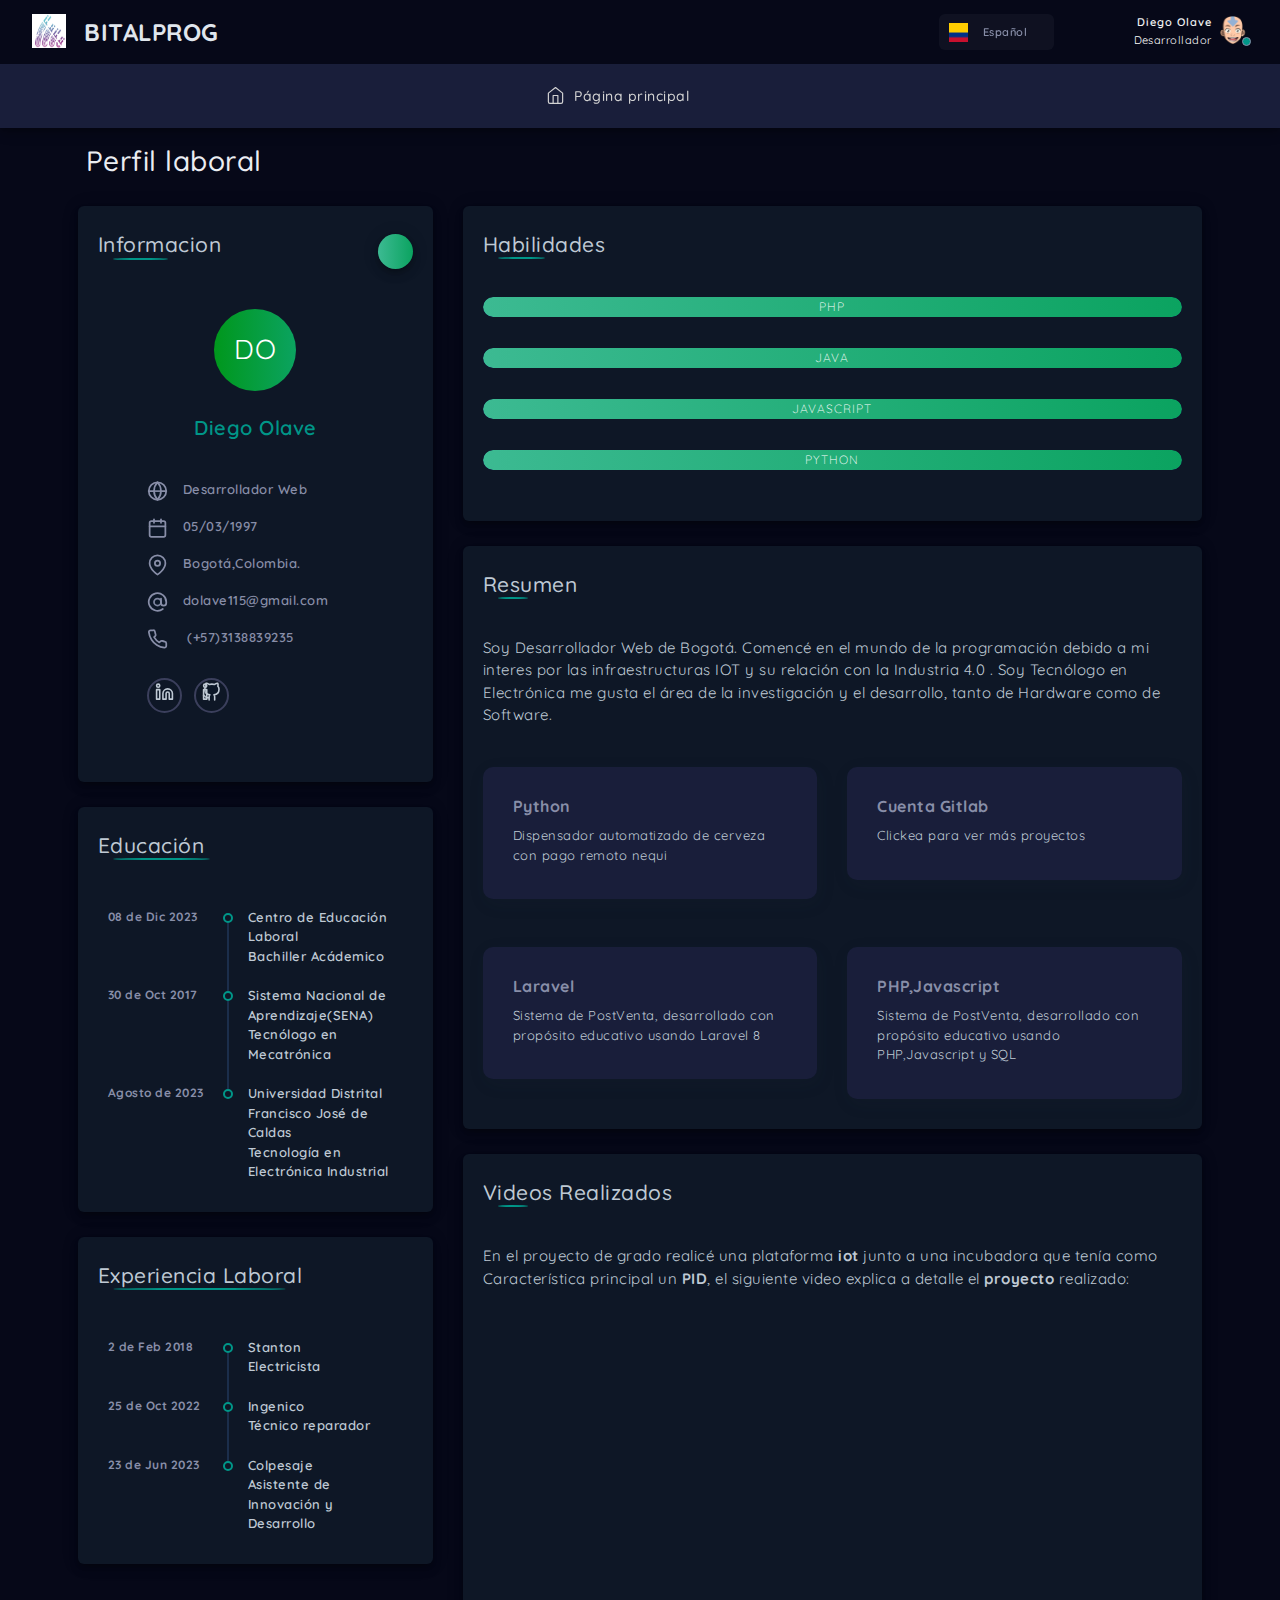
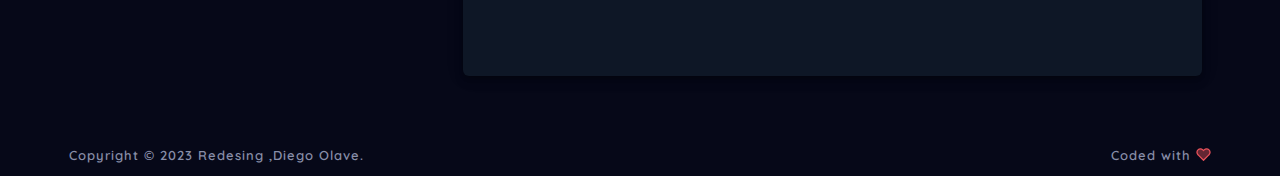
<file: index.html>
<!DOCTYPE html>
<html lang="es">

    <head>
        <meta charset="utf-8">
        <meta http-equiv="X-UA-Compatible" content="IE=edge">
        <meta name="viewport" content="width=device-width, initial-scale=1, maximum-scale=1, shrink-to-fit=no">
        <title>Portfolio|Diego Olave </title>
        <link rel="icon" type="image/x-icon" href="assets/img/BP1.ico"/>
        <link href="assets/css/loader.css" rel="stylesheet" type="text/css" />
        <script src="assets/js/loader.js"></script>
        <!-- BEGIN GLOBAL MANDATORY STYLES -->
        <link href="https://fonts.googleapis.com/css?family=Quicksand:400,500,600,700&display=swap" rel="stylesheet">
        <link href="bootstrap/css/bootstrap.min.css" rel="stylesheet" type="text/css" />
        <link href="assets/css/plugins.css" rel="stylesheet" type="text/css" />
        <!-- END GLOBAL MANDATORY STYLES -->
    
        <!-- BEGIN PAGE LEVEL PLUGINS/CUSTOM STYLES -->
        <link href="plugins/apex/apexcharts.css" rel="stylesheet" type="text/css">
        <link href="assets/css/dashboard/dash_1.css" rel="stylesheet" type="text/css" />
        <!-- END PAGE LEVEL PLUGINS/CUSTOM STYLES -->
        <link href="https://fonts.googleapis.com/css?family=Quicksand:400,500,600,700&display=swap" rel="stylesheet">
        <link href="bootstrap/css/bootstrap.min.css" rel="stylesheet" type="text/css" />
        <link href="assets/css/plugins.css" rel="stylesheet" type="text/css" />
        <!-- END GLOBAL MANDATORY STYLES -->
        
        <!--  BEGIN CUSTOM STYLE FILE  -->
        <link href="assets/css/users/user-profile.css" rel="stylesheet" type="text/css" />
         <link href="assets/css/elements/avatar.css" rel="stylesheet" type="text/css" />
    </head>



<body class="alt-menu sidebar-noneoverflow">
    <!-- BEGIN LOADER -->
    <div id="load_screen"> <div class="loader"> <div class="loader-content">
        <div class="spinner-grow align-self-center"></div>
    </div></div></div>
    <!--  END LOADER -->

    <!--  BEGIN NAVBAR  -->
    <div class="header-container">
        <header class="header navbar navbar-expand-sm">

            <a href="javascript:void(0);" class="sidebarCollapse" data-placement="bottom"><svg xmlns="http://www.w3.org/2000/svg" width="24" height="24" viewBox="0 0 24 24" fill="none" stroke="currentColor" stroke-width="2" stroke-linecap="round" stroke-linejoin="round" class="feather feather-menu"><line x1="3" y1="12" x2="21" y2="12"></line><line x1="3" y1="6" x2="21" y2="6"></line><line x1="3" y1="18" x2="21" y2="18"></line></svg></a>

          <div class="nav-logo align-self-center">
                <a class="navbar-brand" href="index.html"><img alt="avatar" src="assets/img/BP1.jpg"> <span class="navbar-brand-name">BITALPROG</span></a>
            </div>

            <ul class="navbar-item flex-row mr-auto">
                
            </ul>

            <ul class="navbar-item flex-row nav-dropdowns">
                <li class="nav-item dropdown language-dropdown more-dropdown">
                    <div class="dropdown custom-dropdown-icon">
                        <a class="dropdown-toggle btn" href="#" role="button" id="customDropdown" data-toggle="dropdown" aria-haspopup="true" aria-expanded="false"><img src="assets/img/Flag_of_Colombia.svg.webp" class="flag-width" alt="flag"><span>Español</span></a>

                    
                    </div>
                </li>

                <li class="nav-item dropdown message-dropdown">
                    
                    
                </li>

                <li class="nav-item dropdown notification-dropdown">
                    
                </li>

                <li class="nav-item dropdown user-profile-dropdown order-lg-0 order-1">
                    <a href="javascript:void(0);" class="nav-link dropdown-toggle user" id="user-profile-dropdown" data-toggle="dropdown" aria-haspopup="true" aria-expanded="false">
                        <div class="media">
                            <div class="media-body align-self-center">
                                <h6>Diego Olave</h6>
                                <p>Desarrollador</p>
                            </div>
                            <img src="assets/img/avatar.png" class="img-fluid" alt="admin-profile">
                            <span class="badge badge-success"></span>
                        </div>
                    </a>

                   
                </li>
            </ul>
        </header>
    </div>
    <!--  END NAVBAR  -->

    <!--  BEGIN MAIN CONTAINER  -->
    <div class="main-container" id="container">

        <div class="overlay"></div>
        <div class="search-overlay"></div>

       <!--  BEGIN TOPBAR  -->
<div class="topbar-nav header navbar " role="banner">
    <nav id="topbar">
        <ul class="navbar-nav theme-brand flex-row  ">
            <li class="nav-item theme-logo">
                <a href="index.html">
                    <img src="assets/img/90x90.jpg" class="navbar-logo" alt="logo">
                </a>
            </li>
            <li class="nav-item theme-text">
                <a href="index.html" class="nav-link"> CORK </a>
            </li>
        </ul>

        <ul class="list-unstyled menu-categories " id="topAccordion">

            <li class="menu single-menu mx-auto">
                
                    <a href="#dashboard" data-toggle="collapse" aria-expanded="true" class="dropdown-toggle autodroprown">
                        <div>
                            <svg xmlns="http://www.w3.org/2000/svg" width="24" height="24" viewBox="0 0 24 24" fill="none" stroke="currentColor" stroke-width="2" stroke-linecap="round" stroke-linejoin="round" class="feather feather-home"><path d="M3 9l9-7 9 7v11a2 2 0 0 1-2 2H5a2 2 0 0 1-2-2z"></path><polyline points="9 22 9 12 15 12 15 22"></polyline></svg>
                        
                            <span>Página principal</span>
                        </div>
                    
                    </a>
                
            </li>

          
        </ul>
    </nav>
</div>
<!--  END TOPBAR  -->


        
        <!--  BEGIN CONTENT PART  -->
        <!--  BEGIN CONTENT AREA  -->
        <div id="content" class="main-content">
            <div class="layout-px-spacing">
                <div class="layout-px-spacing">
                <div class="page-header">
                    <nav class="breadcrumb-one" aria-label="breadcrumb">
                        <ol class="breadcrumb">
                         
                            <li class="breadcrumb-item active" aria-current="page"><a href="javascript:void(0);"><h3>Perfil laboral</h3></a></li>
                        </ol>
                    </nav>
                </div>

                <div class="row layout-spacing">

                    <!-- Content -->
                    <div class="col-xl-4 col-lg-6 col-md-5 col-sm-12 layout-top-spacing">

                        <div class="user-profile layout-spacing">
                            <div class="widget-content widget-content-area">
                                <div class="d-flex justify-content-between">
                                    <h3 class="">Informacion</h3>
                                    <a href="#" class="mt-2 edit-profile"> <svg xmlns="http://www.w3.org/2000/svg" width="24" height="24" viewBox="0 0 24 24" fill="none" stroke="currentColor" stroke-width="2" stroke-linecap="round" stroke-linejoin="round" class="feather feather-edit-3"><path d=""></path><path d=""></path></svg></a>
                                </div>
                                <div class="text-center user-info">
                                   <div class="avatar avatar-xl">
                                        <span class="avatar-title rounded-circle">DO</span>
                                    </div>
                                    <p class="">Diego Olave</p>
                                </div>
                                <div class="user-info-list">

                                    <div class="">
                                        <ul class="contacts-block list-unstyled">
                                            <li class="contacts-block__item">
                                            <svg xmlns="http://www.w3.org/2000/svg" width="24" height="24" viewBox="0 0 24 24" fill="none" stroke="currentColor" stroke-width="2" stroke-linecap="round" stroke-linejoin="round" class="feather feather-globe"><circle cx="12" cy="12" r="10"></circle><line x1="2" y1="12" x2="22" y2="12"></line><path d="M12 2a15.3 15.3 0 0 1 4 10 15.3 15.3 0 0 1-4 10 15.3 15.3 0 0 1-4-10 15.3 15.3 0 0 1 4-10z"></path></svg>Desarrollador Web
                                            </li>
                                            <li class="contacts-block__item">
                                                <svg xmlns="http://www.w3.org/2000/svg" width="24" height="24" viewBox="0 0 24 24" fill="none" stroke="currentColor" stroke-width="2" stroke-linecap="round" stroke-linejoin="round" class="feather feather-calendar"><rect x="3" y="4" width="18" height="18" rx="2" ry="2"></rect><line x1="16" y1="2" x2="16" y2="6"></line><line x1="8" y1="2" x2="8" y2="6"></line><line x1="3" y1="10" x2="21" y2="10"></line></svg>05/03/1997
                                            </li>
                                            <li class="contacts-block__item">
                                                <svg xmlns="http://www.w3.org/2000/svg" width="24" height="24" viewBox="0 0 24 24" fill="none" stroke="currentColor" stroke-width="2" stroke-linecap="round" stroke-linejoin="round" class="feather feather-map-pin"><path d="M21 10c0 7-9 13-9 13s-9-6-9-13a9 9 0 0 1 18 0z"></path><circle cx="12" cy="10" r="3"></circle></svg>Bogotá,Colombia.
                                            </li>
                                            <li class="contacts-block__item">
                                                <svg xmlns="http://www.w3.org/2000/svg" width="24" height="24" viewBox="0 0 24 24" fill="none" stroke="currentColor" stroke-width="2" stroke-linecap="round" stroke-linejoin="round" class="feather feather-at-sign"><circle cx="12" cy="12" r="4"></circle><path d="M16 8v5a3 3 0 0 0 6 0v-1a10 10 0 1 0-3.92 7.94"></path></svg>dolave115@gmail.com
                                            </li>
                                            <li class="contacts-block__item">
                                                <svg xmlns="http://www.w3.org/2000/svg" width="24" height="24" viewBox="0 0 24 24" fill="none" stroke="currentColor" stroke-width="2" stroke-linecap="round" stroke-linejoin="round" class="feather feather-phone"><path d="M22 16.92v3a2 2 0 0 1-2.18 2 19.79 19.79 0 0 1-8.63-3.07 19.5 19.5 0 0 1-6-6 19.79 19.79 0 0 1-3.07-8.67A2 2 0 0 1 4.11 2h3a2 2 0 0 1 2 1.72 12.84 12.84 0 0 0 .7 2.81 2 2 0 0 1-.45 2.11L8.09 9.91a16 16 0 0 0 6 6l1.27-1.27a2 2 0 0 1 2.11-.45 12.84 12.84 0 0 0 2.81.7A2 2 0 0 1 22 16.92z"></path></svg> (+57)3138839235
                                            </li>
                                            <li class="contacts-block__item ">
                                                <ul class="list-inline ">
                                                  
                                                    <li class="list-inline-item ">
                                                        <div class="social-icon">
                                                            <a href="https://www.linkedin.com/in/diego-olave/" class="social-icon"><svg xmlns="http://www.w3.org/2000/svg" width="24" height="24" viewBox="0 0 24 24" fill="none" stroke="currentColor" stroke-width="2" stroke-linecap="round" stroke-linejoin="round" class="feather feather-linkedin"><path d="M16 8a6 6 0 0 1 6 6v7h-4v-7a2 2 0 0 0-2-2 2 2 0 0 0-2 2v7h-4v-7a6 6 0 0 1 6-6z"></path><rect x="2" y="9" width="4" height="12"></rect><circle cx="4" cy="4" r="2"></circle></svg></a>
                                                        </div>
                                                    </li>
                                                    <li class="list-inline-item ">
                                                        <div class="social-icon">
                                                            <a href="https://gitlab.com/dolave115" class="social-icon">  <svg xmlns="http://www.w3.org/2000/svg" width="24" height="24" viewBox="0 0 24 24" fill="none" stroke="currentColor" stroke-width="2" stroke-linecap="round" stroke-linejoin="round" class="feather feather-github"><path d="M9 19c-5 1.5-5-2.5-7-3m14 6v-3.87a3.37 3.37 0 0 0-.94-2.61c3.14-.35 6.44-1.54 6.44-7A5.44 5.44 0 0 0 20 4.77 5.07 5.07 0 0 0 19.91 1S18.73.65 16 2.48a13.38 13.38 0 0 0-7 0C6.27.65 5.09 1 5.09 1A5.07 5.07 0 0 0 5 4.77a5.44 5.44 0 0 0-1.5 3.78c0 5.42 3.3 6.61 6.44 7A3.37 3.37 0 0 0 9 18.13V22"></path><rect x="2" y="9" width="4" height="12"></rect><circle cx="4" cy="4" r="2"></circle></svg></a>        
                                                        </div>
                                                    </li>
                                                    
                                                </ul>
                                            </li>
                                        </ul>
                                    </div>                                    
                                </div>
                            </div>
                        </div>

                        <div class="education layout-spacing ">
                            <div class="widget-content widget-content-area">
                                <h3 class="">Educación</h3>
                                <div class="timeline-alter">
                                    <div class="item-timeline">
                                        <div class="t-meta-date">
                                            <p class="">08 de Dic 2023</p>
                                        </div>
                                        <div class="t-dot">
                                        </div>
                                        <div class="t-text">
                                            <p>Centro de Educación Laboral</p>
                                            <p>Bachiller Acádemico</p>
                                        </div>
                                    </div>
                                    <div class="item-timeline">
                                        <div class="t-meta-date">
                                            <p class="">30 de Oct 2017</p>
                                        </div>
                                        <div class="t-dot">
                                        </div>
                                        <div class="t-text">
                                            <p>Sistema Nacional de Aprendizaje(SENA)</p>
                                            <p>Tecnólogo en Mecatrónica</p>
                                        </div>
                                    </div>
                                    <div class="item-timeline">
                                        <div class="t-meta-date">
                                            <p class="">Agosto de 2023</p>
                                        </div>
                                        <div class="t-dot">
                                        </div>
                                        <div class="t-text">
                                            <p>Universidad Distrital Francisco José de Caldas</p>
                                            <p>Tecnología en Electrónica Industrial</p>
                                        </div>
                                    </div>
                                </div>
                            </div>
                        </div>

                        <div class="work-experience layout-spacing ">
                            
                            <div class="widget-content widget-content-area">

                                <h3 class="">Experiencia Laboral</h3>
                                
                                <div class="timeline-alter">
                                
                                    <div class="item-timeline">
                                        <div class="t-meta-date">
                                            <p class="">2 de Feb 2018</p>
                                        </div>
                                        <div class="t-dot">
                                        </div>
                                        <div class="t-text">
                                            <p>Stanton</p>
                                            <p>Electricista</p>
                                        </div>
                                    </div>

                                    <div class="item-timeline">
                                        <div class="t-meta-date">
                                            <p class="">25 de Oct 2022</p>
                                        </div>
                                        <div class="t-dot">
                                        </div>
                                        <div class="t-text">
                                            <p>Ingenico</p>
                                            <p>Técnico reparador</p>
                                        </div>
                                    </div>

                                    <div class="item-timeline">
                                        <div class="t-meta-date">
                                            <p class="">23 de Jun 2023</p>
                                        </div>
                                        <div class="t-dot">
                                        </div>
                                        <div class="t-text">
                                            <p>Colpesaje</p>
                                            <p>Asistente de Innovación y Desarrollo</p>
                                        </div>
                                    </div>

                                </div>
                            </div>

                        </div>

                    </div>

                    <div class="col-xl-8 col-lg-6 col-md-7 col-sm-12 layout-top-spacing">

                        <div class="skills layout-spacing ">
                            <div class="widget-content widget-content-area">
                                <h3 class="">Habilidades</h3>
                                <div class="progress br-30">
                                    <div class="progress-bar bg-primary" role="progressbar" style="width: 100%" aria-valuenow="25" aria-valuemin="0" aria-valuemax="100"><div class=""><span ><font color="white"><h7>PHP</h7></font> </span> <span></span> </div></div>
                                </div>
                                <div class="progress br-30">
                                    <div class="progress-bar bg-primary" role="progressbar" style="width: 100%" aria-valuenow="25" aria-valuemin="0" aria-valuemax="100"><div class=""><span><font color="white"><h7>JAVA</h7></font></span> <span</span> </div></div>
                                </div>
                                <div class="progress br-30">
                                    <div class="progress-bar bg-primary" role="progressbar" style="width: 100%" aria-valuenow="25" aria-valuemin="0" aria-valuemax="100"><div class=""><span><font color="white"><h7>JAVASCRIPT</h7></font></span> <span></span> </div></div>
                                </div>
                                <div class="progress br-30">
                                    <div class="progress-bar bg-primary" role="progressbar" style="width: 100%" aria-valuenow="25" aria-valuemin="0" aria-valuemax="100"><div class=""><span><font color="white"><h7>PYTHON</h7></font></span> <span></span> </div></div>
                                </div>

                            </div>
                        </div>

                        <div class="bio layout-spacing ">
                            <div class="widget-content widget-content-area">
                                <h3 class="">Resumen</h3>
                                <p>Soy Desarrollador Web de Bogotá. Comencé en el mundo de la programación debido a mi interes por las infraestructuras IOT y su relación con la Industria 4.0 . Soy Tecnólogo en Electrónica me gusta el área de la investigación y el desarrollo, tanto de Hardware como de Software.</p>

                               

                                <div class="bio-skill-box">

                                    <div class="row">
                                            <div class="col-12 col-xl-6 col-lg-12 mb-xl-5 mb-5 " href="https://gitlab.com/bitalprog/bbc">
                                                <a href="https://gitlab.com/bitalprog/bbc ">
                                                    <div class="d-flex b-skills">
                                                        <div>
                                                        </div>
                                                        <div class="">
                                                            <h5>Python</h5>
                                                            <p>Dispensador automatizado de cerveza con pago remoto nequi</p>
                                                        </div>
                                                    </div>
                                                </a>
                                            </div>
                                         
                                        <div class="col-12 col-xl-6 col-lg-12 mb-xl-5 mb-5 ">
                                            <a href="https://gitlab.com/dolave115">
                                                <div class="d-flex b-skills">
                                                    <div>
                                                    </div>
                                                    <div class="">
                                                        <h5>Cuenta Gitlab</h5>
                                                        <p>Clickea para ver más proyectos</p>
                                                    </div>
                                                </div>
                                            </a>
                                        </div>

                                        <div class="col-12 col-xl-6 col-lg-12 mb-xl-0 mb-5 ">
                                            <a href="https://gitlab.com/dolave115/ventaslite">
                                                <div class="d-flex b-skills">
                                                    <div>
                                                    </div>
                                                    <div class="">
                                                        <h5>Laravel</h5>
                                                        <p>Sistema de PostVenta, desarrollado con propósito educativo usando Laravel 8</p>
                                                    </div>
                                                </div>
                                            </a>
                                        </div>

                                        <div class="col-12 col-xl-6 col-lg-12 mb-xl-0 mb-0 ">
                                            <a href="https://gitlab.com/dolave115/postventaphp">
                                                <div class="d-flex b-skills">
                                                    <div>
                                                    </div>
                                                    <div class="">
                                                        <h5>PHP,Javascript</h5>
                                                        <p>Sistema de PostVenta, desarrollado con propósito educativo usando PHP,Javascript y SQL</p>
                                                    </div>
                                                </div>
                                            </a>
                                        </div>

                                    </div>

                                </div>

                            </div>                                
                        </div>
                        <div class="bio layout-spacing ">
                            <div class="widget-content widget-content-area">
                                <h3 class="">Videos Realizados</h3>
                                <p>En el proyecto de grado realicé una plataforma <b>iot</b> junto a una incubadora que tenía como Característica principal un <b>PID</b>, el siguiente video explica a detalle el <b>proyecto</b> realizado:</p>
                                
                                
                                <div class="mx-auto text-center">
                                    <iframe width="700" height="370" src="https://www.youtube.com/embed/DzidLA0cg0k?si=fFx91--ih0ABCvto" title="YouTube video player" frameborder="0" allow="accelerometer; autoplay; clipboard-write; encrypted-media; gyroscope; picture-in-picture; web-share" allowfullscreen></iframe>
                                    <p></p>
                                </div>

                                

                            </div>                                
                        </div>

                    </div>

                </div>
                </div>

                <!-- FOOTER -->
                <div class="footer-wrapper">
                    <div class="footer-section f-section-1">
                        <p class="">Copyright © 2023 <a target="_blank" href="https://designreset.com">Redesing </a>,Diego Olave.</p>
                    </div>
                    <div class="footer-section f-section-2">
                        <p class="">Coded with <svg xmlns="http://www.w3.org/2000/svg" width="24" height="24" viewBox="0 0 24 24" fill="none" stroke="currentColor" stroke-width="2" stroke-linecap="round" stroke-linejoin="round" class="feather feather-heart"><path d="M20.84 4.61a5.5 5.5 0 0 0-7.78 0L12 5.67l-1.06-1.06a5.5 5.5 0 0 0-7.78 7.78l1.06 1.06L12 21.23l7.78-7.78 1.06-1.06a5.5 5.5 0 0 0 0-7.78z"></path></svg></p>
                    </div>
                </div>
         </div>
        <!--  END CONTENT PART  -->

    </div>
    <!-- END MAIN CONTAINER -->
  <!-- JS ADDS -->
     <!-- BEGIN GLOBAL MANDATORY SCRIPTS -->
 <script src="assets/js/libs/jquery-3.1.1.min.js"></script>
 <script src="bootstrap/js/popper.min.js"></script>
 <script src="bootstrap/js/bootstrap.min.js"></script>
 <script src="plugins/perfect-scrollbar/perfect-scrollbar.min.js"></script>
 <script src="assets/js/app.js"></script>
 <script>
     $(document).ready(function() {
         App.init();
     });
 </script>
 <script src="assets/js/custom.js"></script>
 <!-- END GLOBAL MANDATORY SCRIPTS -->

 <!-- BEGIN PAGE LEVEL PLUGINS/CUSTOM SCRIPTS -->
 <script src="plugins/apex/apexcharts.min.js"></script>
 <script src="assets/js/dashboard/dash_1.js"></script>
 <!-- BEGIN PAGE LEVEL PLUGINS/CUSTOM SCRIPTS -->

</body>
</html>
</file>
<file: assets/css/loader.css>
/*
	===============================
			@Import	Function
	===============================
*/
/*
	===============================
			@Import	Mixins
	===============================
*/
div#load_screen {
  background: #ecefff;
  opacity: 1;
  position: fixed;
  z-index: 999999;
  top: 0px;
  bottom: 0;
  left: 0;
  right: 0;
  width: 100%; }
  div#load_screen .loader {
    display: flex;
    justify-content: center;
    height: 100vh; }
  div#load_screen .loader-content {
    right: 0;
    align-self: center; }

.spinner-grow {
  color: #304aca; }
</file>
<file: assets/css/plugins.css>
@import url('main.css');
@import url('../../plugins/perfect-scrollbar/perfect-scrollbar.css');
@import url('structure.css');
/*
    Importing highlight.js CSS code 

    Just for demo purpose only
	
	@Note:-  monokai-sublime.css stylesheet is for highliting the code;

*/
@import '../../plugins/highlight/styles/monokai-sublime.css';
</file>
<file: plugins/apex/apexcharts.css>
.apexcharts-canvas {
  position: relative;
  user-select: none;
  /* cannot give overflow: hidden as it will crop tooltips which overflow outside chart area */
}

/* scrollbar is not visible by default for legend, hence forcing the visibility */
.apexcharts-canvas ::-webkit-scrollbar {
  -webkit-appearance: none;
  width: 6px;
}
.apexcharts-canvas ::-webkit-scrollbar-thumb {
  border-radius: 4px;
  background-color: rgba(0,0,0,.5);
  box-shadow: 0 0 1px rgba(255,255,255,.5);
  -webkit-box-shadow: 0 0 1px rgba(255,255,255,.5);
}
.apexcharts-canvas.dark {
  background: #343F57;
}

.apexcharts-inner {
  position: relative;
}

.legend-mouseover-inactive {
  transition: 0.15s ease all;
  opacity: 0.20;
}

.apexcharts-series-collapsed {
  opacity: 0;
}

.apexcharts-gridline, .apexcharts-text {
  pointer-events: none;
}

.apexcharts-tooltip {
  border-radius: 5px;
  box-shadow: 2px 2px 6px -4px #999;
  cursor: default;
  font-size: 14px;
  left: 62px;
  opacity: 0;
  pointer-events: none;
  position: absolute;
  top: 20px;
  overflow: hidden;
  white-space: nowrap;
  z-index: 12;
  transition: 0.15s ease all;
}
.apexcharts-tooltip.light {
  border: 1px solid #e3e3e3;
  background: rgba(255, 255, 255, 0.96);
}
.apexcharts-tooltip.dark {
  color: #fff;
  background: rgba(30,30,30, 0.8);
}
.apexcharts-tooltip * {
  font-family: inherit;
}

.apexcharts-tooltip .apexcharts-marker,
.apexcharts-area-series .apexcharts-area,
.apexcharts-line {
  pointer-events: none;
}

.apexcharts-tooltip.active {
  opacity: 1;
  transition: 0.15s ease all;
}

.apexcharts-tooltip-title {
  padding: 6px;
  font-size: 15px;
  margin-bottom: 4px;
}
.apexcharts-tooltip.light .apexcharts-tooltip-title {
  background: #ECEFF1;
  border-bottom: 1px solid #ddd;
}
.apexcharts-tooltip.dark .apexcharts-tooltip-title {
  background: rgba(0, 0, 0, 0.7);
  border-bottom: 1px solid #0e1726;
}

.apexcharts-tooltip-text-value,
.apexcharts-tooltip-text-z-value {
  display: inline-block;
  font-weight: 600;
  margin-left: 5px;
}

.apexcharts-tooltip-text-z-label:empty,
.apexcharts-tooltip-text-z-value:empty {
  display: none;
}

.apexcharts-tooltip-text-value, 
.apexcharts-tooltip-text-z-value {
  font-weight: 600;
}

.apexcharts-tooltip-marker {
  width: 12px;
  height: 12px;
  position: relative;
  top: 0px;
  margin-right: 10px;
  border-radius: 50%;
}

.apexcharts-tooltip-series-group {
  padding: 0 10px;
  display: none;
  text-align: left;
  justify-content: left;
  align-items: center;
}

.apexcharts-tooltip-series-group.active .apexcharts-tooltip-marker {
  opacity: 1;
}
.apexcharts-tooltip-series-group.active, .apexcharts-tooltip-series-group:last-child {
  padding-bottom: 4px;
}
.apexcharts-tooltip-series-group-hidden {
  opacity: 0;
  height: 0;
  line-height: 0;
  padding: 0 !important;
}
.apexcharts-tooltip-y-group {
  padding: 6px 0 5px;
}
.apexcharts-tooltip-candlestick {
  padding: 4px 8px;
}
.apexcharts-tooltip-candlestick > div {
  margin: 4px 0;
}
.apexcharts-tooltip-candlestick span.value {
  font-weight: bold;
}

.apexcharts-tooltip-rangebar {
  padding: 5px 8px;
}

.apexcharts-tooltip-rangebar .category {
  font-weight: 600;
  color: #777;
}

.apexcharts-tooltip-rangebar .series-name {
  font-weight: bold;
  display: block;
  margin-bottom: 5px;
}

.apexcharts-xaxistooltip {
  opacity: 0;
  padding: 9px 10px;
  pointer-events: none;
  color: #373d3f;
  font-size: 13px;
  text-align: center;
  border-radius: 2px;
  position: absolute;
  z-index: 10;
	background: #ECEFF1;
  border: 1px solid #90A4AE;
  transition: 0.15s ease all;
}

.apexcharts-xaxistooltip.dark {
  background: rgba(0, 0, 0, 0.7);
  border: 1px solid rgba(0, 0, 0, 0.5);
  color: #fff;
}

.apexcharts-xaxistooltip:after, .apexcharts-xaxistooltip:before {
	left: 50%;
	border: solid transparent;
	content: " ";
	height: 0;
	width: 0;
	position: absolute;
	pointer-events: none;
}

.apexcharts-xaxistooltip:after {
	border-color: rgba(236, 239, 241, 0);
	border-width: 6px;
	margin-left: -6px;
}
.apexcharts-xaxistooltip:before {
	border-color: rgba(144, 164, 174, 0);
	border-width: 7px;
	margin-left: -7px;
}

.apexcharts-xaxistooltip-bottom:after, .apexcharts-xaxistooltip-bottom:before {
  bottom: 100%;
}

.apexcharts-xaxistooltip-top:after, .apexcharts-xaxistooltip-top:before {
  top: 100%;
}

.apexcharts-xaxistooltip-bottom:after {
  border-bottom-color: #ECEFF1;
}
.apexcharts-xaxistooltip-bottom:before {
  border-bottom-color: #90A4AE;
}

.apexcharts-xaxistooltip-bottom.dark:after {
  border-bottom-color: rgba(0, 0, 0, 0.5);
}
.apexcharts-xaxistooltip-bottom.dark:before {
  border-bottom-color: rgba(0, 0, 0, 0.5);
}

.apexcharts-xaxistooltip-top:after {
  border-top-color:#ECEFF1
}
.apexcharts-xaxistooltip-top:before {
  border-top-color: #90A4AE;
}
.apexcharts-xaxistooltip-top.dark:after {
  border-top-color:rgba(0, 0, 0, 0.5);
}
.apexcharts-xaxistooltip-top.dark:before {
  border-top-color: rgba(0, 0, 0, 0.5);
}


.apexcharts-xaxistooltip.active {
  opacity: 1;
  transition: 0.15s ease all;
}

.apexcharts-yaxistooltip {
  opacity: 0;
  padding: 4px 10px;
  pointer-events: none;
  color: #373d3f;
  font-size: 13px;
  text-align: center;
  border-radius: 2px;
  position: absolute;
  z-index: 10;
	background: #ECEFF1;
  border: 1px solid #90A4AE;
}

.apexcharts-yaxistooltip.dark {
  background: rgba(0, 0, 0, 0.7);
  border: 1px solid rgba(0, 0, 0, 0.5);
  color: #fff;
}

.apexcharts-yaxistooltip:after, .apexcharts-yaxistooltip:before {
	top: 50%;
	border: solid transparent;
	content: " ";
	height: 0;
	width: 0;
	position: absolute;
	pointer-events: none;
}
.apexcharts-yaxistooltip:after {
	border-color: rgba(236, 239, 241, 0);
	border-width: 6px;
	margin-top: -6px;
}
.apexcharts-yaxistooltip:before {
	border-color: rgba(144, 164, 174, 0);
	border-width: 7px;
	margin-top: -7px;
}

.apexcharts-yaxistooltip-left:after, .apexcharts-yaxistooltip-left:before {
  left: 100%;
}

.apexcharts-yaxistooltip-right:after, .apexcharts-yaxistooltip-right:before {
  right: 100%;
}

.apexcharts-yaxistooltip-left:after {
  border-left-color: #ECEFF1;
}
.apexcharts-yaxistooltip-left:before {
  border-left-color: #90A4AE;
}
.apexcharts-yaxistooltip-left.dark:after {
  border-left-color: rgba(0, 0, 0, 0.5);
}
.apexcharts-yaxistooltip-left.dark:before {
  border-left-color: rgba(0, 0, 0, 0.5);
}

.apexcharts-yaxistooltip-right:after {
  border-right-color: #ECEFF1;
}
.apexcharts-yaxistooltip-right:before {
  border-right-color: #90A4AE;
}
.apexcharts-yaxistooltip-right.dark:after {
  border-right-color: rgba(0, 0, 0, 0.5);
}
.apexcharts-yaxistooltip-right.dark:before {
  border-right-color: rgba(0, 0, 0, 0.5);
}

.apexcharts-yaxistooltip.active {
  opacity: 1;
}

.apexcharts-xcrosshairs, .apexcharts-ycrosshairs {
  pointer-events: none;
  opacity: 0;
  transition: 0.15s ease all;
}

.apexcharts-xcrosshairs.active, .apexcharts-ycrosshairs.active {
  opacity: 1;
  transition: 0.15s ease all;
}

.apexcharts-ycrosshairs-hidden {
  opacity: 0;
}

.apexcharts-zoom-rect {
  pointer-events: none;
}
.apexcharts-selection-rect {
  cursor: move;
}

.svg_select_points, .svg_select_points_rot {
  opacity: 0;
  visibility: hidden;
}
.svg_select_points_l, .svg_select_points_r {
  cursor: ew-resize;
  opacity: 1;
  visibility: visible;
  fill: #888;
}
.apexcharts-canvas.zoomable .hovering-zoom {
  cursor: crosshair
}
.apexcharts-canvas.zoomable .hovering-pan {
  cursor: move
}

.apexcharts-xaxis,
.apexcharts-yaxis {
  pointer-events: none;
}

.apexcharts-zoom-icon, 
.apexcharts-zoom-in-icon,
.apexcharts-zoom-out-icon,
.apexcharts-reset-zoom-icon, 
.apexcharts-pan-icon, 
.apexcharts-selection-icon,
.apexcharts-menu-icon, 
.apexcharts-toolbar-custom-icon {
  cursor: pointer;
  width: 20px;
  height: 20px;
  line-height: 24px;
  color: #6E8192;
  text-align: center;
}


.apexcharts-zoom-icon svg, 
.apexcharts-zoom-in-icon svg,
.apexcharts-zoom-out-icon svg,
.apexcharts-reset-zoom-icon svg,
.apexcharts-menu-icon svg {
  fill: #6E8192;
}
.apexcharts-selection-icon svg {
  fill: #444;
  transform: scale(0.76)
}

.dark .apexcharts-zoom-icon svg, 
.dark .apexcharts-zoom-in-icon svg,
.dark .apexcharts-zoom-out-icon svg,
.dark .apexcharts-reset-zoom-icon svg, 
.dark .apexcharts-pan-icon svg, 
.dark .apexcharts-selection-icon svg,
.dark .apexcharts-menu-icon svg, 
.dark .apexcharts-toolbar-custom-icon svg{
  fill: #f3f4f5;
}

.apexcharts-canvas .apexcharts-zoom-icon.selected svg, 
.apexcharts-canvas .apexcharts-selection-icon.selected svg, 
.apexcharts-canvas .apexcharts-reset-zoom-icon.selected svg {
  fill: #008FFB;
}
.light .apexcharts-selection-icon:not(.selected):hover svg,
.light .apexcharts-zoom-icon:not(.selected):hover svg, 
.light .apexcharts-zoom-in-icon:hover svg, 
.light .apexcharts-zoom-out-icon:hover svg, 
.light .apexcharts-reset-zoom-icon:hover svg, 
.light .apexcharts-menu-icon:hover svg {
  fill: #0e1726;
}

.apexcharts-selection-icon, .apexcharts-menu-icon {
  position: relative;
}
.apexcharts-reset-zoom-icon {
  margin-left: 5px;
}
.apexcharts-zoom-icon, .apexcharts-reset-zoom-icon, .apexcharts-menu-icon {
  transform: scale(0.85);
}

.apexcharts-zoom-in-icon, .apexcharts-zoom-out-icon {
  transform: scale(0.7)
}

.apexcharts-zoom-out-icon {
  margin-right: 3px;
}

.apexcharts-pan-icon {
  transform: scale(0.62);
  position: relative;
  left: 1px;
  top: 0px;
}
.apexcharts-pan-icon svg {
  fill: #fff;
  stroke: #6E8192;
  stroke-width: 2;
}
.apexcharts-pan-icon.selected svg {
  stroke: #008FFB;
}
.apexcharts-pan-icon:not(.selected):hover svg {
  stroke: #0e1726;
}

.apexcharts-toolbar {
  position: absolute;
  z-index: 11;
  top: 0px;
  right: 3px;
  max-width: 176px;
  text-align: right;
  border-radius: 3px;
  padding: 0px 6px 2px 6px;
  display: flex;
  justify-content: space-between;
  align-items: center; 
}

.apexcharts-toolbar svg {
  pointer-events: none;
}

.apexcharts-menu {
  background: #fff;
  position: absolute;
  top: 100%;
  border: 1px solid #ddd;
  border-radius: 3px;
  padding: 3px;
  right: 10px;
  opacity: 0;
  min-width: 110px;
  transition: 0.15s ease all;
  pointer-events: none;
}

.apexcharts-menu.open {
  opacity: 1;
  pointer-events: all;
  transition: 0.15s ease all;
}

.apexcharts-menu-item {
  padding: 6px 7px;
  font-size: 12px;
  cursor: pointer;
}
.light .apexcharts-menu-item:hover {
  background: #eee;
}
.dark .apexcharts-menu {
  background: rgba(0, 0, 0, 0.7);
  color: #fff;
}

@media screen and (min-width: 768px) {
  .apexcharts-toolbar {
    /*opacity: 0;*/
  }

  .apexcharts-canvas:hover .apexcharts-toolbar {
    opacity: 1;
  } 
}

.apexcharts-datalabel.hidden {
  opacity: 0;
}

.apexcharts-pie-label,
.apexcharts-datalabel, .apexcharts-datalabel-label, .apexcharts-datalabel-value {
  cursor: default;
  pointer-events: none;
}

.apexcharts-pie-label-delay {
  opacity: 0;
  animation-name: opaque;
  animation-duration: 0.3s;
  animation-fill-mode: forwards;
  animation-timing-function: ease;
}

.apexcharts-canvas .hidden {
  opacity: 0;
}

.apexcharts-hide .apexcharts-series-points {
  opacity: 0;
}

.apexcharts-area-series .apexcharts-series-markers .apexcharts-marker.no-pointer-events,
.apexcharts-line-series .apexcharts-series-markers .apexcharts-marker.no-pointer-events, .apexcharts-radar-series path, .apexcharts-radar-series polygon {
  pointer-events: none;
}

/* markers */

.apexcharts-marker {
  transition: 0.15s ease all;
}

@keyframes opaque {
  0% {
    opacity: 0;
  }
  100% {
    opacity: 1;
  }
}
</file>
<file: assets/css/dashboard/dash_1.css>
.layout-spacing {
    padding-bottom: 25px;
}
.footer-wrapper {
    padding: 10px 0 10px 0;
}
.widget {
    position: relative;
    padding: 20px;
    border: none;
    background: #0e1726;
    -webkit-box-shadow: none;
    -moz-box-shadow: none;
    box-shadow: none;
    border: none;
    box-shadow: 0 0.1px 0px rgba(0, 0, 0, 0.002), 0 0.2px 0px rgba(0, 0, 0, 0.003), 0 0.4px 0px rgba(0, 0, 0, 0.004), 0 0.6px 0px rgba(0, 0, 0, 0.004), 0 0.9px 0px rgba(0, 0, 0, 0.005), 0 1.2px 0px rgba(0, 0, 0, 0.006), 0 1.8px 0px rgba(0, 0, 0, 0.006), 0 2.6px 0px rgba(0, 0, 0, 0.007), 0 3.9px 0px rgba(0, 0, 0, 0.008), 0 7px 0px rgba(0, 0, 0, 0.01);
}
.widget .widget-heading {
    margin-bottom: 15px;
}
.widget h5 {
    letter-spacing: 0px;
    font-size: 19px;
    display: block;
    color: #e0e6ed;
    font-weight: 600;
    margin-bottom: 0;
}
.widget .widget-content {}

.apexcharts-legend-text {
    color: #bfc9d4!important;
}
.apexcharts-tooltip.dark {
    background: #191e3a!important;
    box-shadow: 0 6px 10px 0 rgba(0,0,0,.14), 0 1px 18px 0 rgba(0,0,0,.12), 0 3px 5px -1px rgba(0,0,0,.2);
}
.apexcharts-tooltip.dark .apexcharts-tooltip-title {
    background: #191e3a!important;
    border-bottom: 1px solid #191e3a;
}


/*
    ==================
        Total Sales
    ==================
*/

.widget-two {
    position: relative;
    background: #0e1726;
    padding: 0;
    border-radius: 8px;
    height: 100%;
    box-shadow: none;
    border: none;
    box-shadow: 0 0.1px 0px rgba(0, 0, 0, 0.002), 0 0.2px 0px rgba(0, 0, 0, 0.003), 0 0.4px 0px rgba(0, 0, 0, 0.004), 0 0.6px 0px rgba(0, 0, 0, 0.004), 0 0.9px 0px rgba(0, 0, 0, 0.005), 0 1.2px 0px rgba(0, 0, 0, 0.006), 0 1.8px 0px rgba(0, 0, 0, 0.006), 0 2.6px 0px rgba(0, 0, 0, 0.007), 0 3.9px 0px rgba(0, 0, 0, 0.008), 0 7px 0px rgba(0, 0, 0, 0.01);
}
.widget-two .widget-content {
    font-size: 17px;
}
.widget-two .w-chart {
    position: absolute;
    bottom: 0;
    bottom: 0;
    right: 0;
    left: 0;
}
.widget-two .w-numeric-value {
    display: flex;
    color: #fff;
    font-weight: 500;
    padding: 20px;
    justify-content: space-between;
}
.widget-two .w-numeric-value .w-icon {
    display: inline-block;
    background: #4361ee;
    padding: 13px 12px;
    border-radius: 12px;
    display: inline-flex;
    align-self: center;
    height: 45px;
    width: 45px;
}
.widget-two .w-numeric-value svg {
    display: block;
    color: #e7f7ff;
    width: 20px;
    height: 20px;
}
.widget-two .w-numeric-value .w-value {
    margin-bottom: -9px;
    letter-spacing: 0px;
    font-size: 19px;
    display: block;
    color: #e0e6ed;
    font-weight: 600;
}
.widget-two .w-numeric-value .w-numeric-title {
    font-size: 13px;
    color: #888ea8;
    font-weight: 600;
}

/*
    ==================
        Widget
    ==================
*/

.widget-one {
    position: relative;
    padding: 0;
    border-radius: 8px;
    /* height: 100%; */
    border: none;
    background-color: #0e1726;
}
.widget-one .widget-content {
    font-size: 17px;
}
.widget-one .w-numeric-value {
    position: absolute;
    display: flex;
    color: #fff;
    font-weight: 500;
    padding: 20px;
    width: 100%;
    justify-content: space-between;
}
.widget-one .w-numeric-value .w-icon {
    display: inline-block;
    background: #805dca;
    padding: 13px 12px;
    border-radius: 12px;
    display: inline-flex;
    align-self: center;
    height: 45px;
    width: 45px;
    margin-right: 14px;
}
.widget-one .w-numeric-value svg {
    display: block;
    color: #fff;
    width: 20px;
    height: 20px;
}
.widget-one .w-numeric-value .w-value {
    font-size: 26px;
    display: block;
    color: #e0e6ed;
    font-weight: 600;
    margin-bottom: -9px;
    text-align: right;
}
.widget-one .w-numeric-value .w-numeric-title {
    font-size: 13px;
    color: #bfc9d4;
    letter-spacing: 1px;
    font-weight: 600;
}
.widget-one .apexcharts-canvas svg {
    border-bottom-left-radius: 8px;
    border-bottom-right-radius: 8px;
}

/*
    ====================
        Order Summary
    ====================
*/

.widget-three {
    position: relative;
    background: #0e1726;
    padding: 20px;
    border-radius: 8px;
    height: 100%;
    border: none;
}

.widget-three .widget-heading {
    display: flex;
    margin-bottom: 25px;
    justify-content: space-between;
}
.widget-three .widget-heading .task-action .dropdown-toggle svg {
    color: #888ea8;
    width: 19px;
    height: 19px;
}
.widget-three .widget-heading .task-action .dropdown-menu {
    transform: translate3d(-141px, 0, 0px);
}
.widget-three .widget-content {
    font-size: 17px;
}
.widget-three .widget-content .summary-list {
    position: relative;
    padding: 15px;
    background: rgb(224 230 237 / 40%);
    border-radius: 6px;
    background-color: #1b2e4b;
}
.widget-three .widget-content .summary-list .summery-info {
    display: flex;
    margin-bottom: 0;
}
.widget-three .widget-content .summary-list:not(:last-child) {
    margin-bottom: 9px;
}
.widget-three .widget-content .w-icon {
    border-radius: 12px;
    display: inline-flex;
    align-items: center;
    justify-content: center;
    height: 35px;
    width: 35px;
    margin-right: 12px;
}
.widget-three .widget-content .w-icon svg {
    display: block;
    width: 22px;
    height: 22px;
    stroke-width: 1.5px;
}
.widget-three .widget-content .summary-list:nth-child(1) .w-icon svg {
    color: #2196f3
}
.widget-three .widget-content .summary-list:nth-child(2) .w-icon svg {
    color: #e2a03f;
}
.widget-three .widget-content .summary-list:nth-child(3) .w-icon svg {
    color: #e7515a;
}
.widget-three .widget-content .w-summary-details {
    width: 100%;
    align-self: center;
}
.widget-three .widget-content .w-summary-info {
    display: flex;
    justify-content: space-between;
    margin-bottom: 1px;
}
.widget-three .widget-content .w-summary-info h6 {
    font-size: 13px;
    font-weight: 500;
    margin-bottom: 0;
    color: #e0e6ed;
}
.widget-three .widget-content .w-summary-info .summary-count {
    display: block;
    font-size: 16px;
    margin-top: 4px;
    font-weight: 500;
    color: #bfc9d4;
}
.widget-three .widget-content .w-summary-info .summary-average {
    font-size: 14px;
    font-weight: 500;
    margin-bottom: 0;
    color: #888ea8;
}
.widget-three .widget-content .summary-list.summary-income .w-summary-info .summary-average {
    color: #2196f3;
}
.widget-three .widget-content .summary-list.summary-profit .w-summary-info .summary-average {
    color: #e2a03f;
}
.widget-three .widget-content .summary-list.summary-expenses .w-summary-info .summary-average {
    color: #e7515a;
}

/*
    ==================
        Revenue
    ==================
*/
.widget-chart-one .widget-heading {
    display: flex;
    justify-content: space-between;
}
.widget-chart-one #revenueMonthly {
    background: #060818;
    padding: 15px;
    border-radius: 22px;
    overflow: hidden;
    border: 1px solid #060818;
}
.widget-chart-one .widget-content .apexcharts-canvas {
    transition: .5s;
}
.widget-chart-one .widget-content .apexcharts-canvas svg {
    transition: .5s;
}
.widget-chart-one .apexcharts-legend-marker {
    left: -5px!important;
}
.widget-chart-one .apexcharts-yaxis-title {
    font-weight: 600;
    fill: #bfc9d4;
}
.widget-chart-one .apexcharts-xaxis-title {
    font-weight: 600;
    fill: #bfc9d4;
}
.widget-chart-one .widget-heading .task-action svg {
    color: #888ea8;
    width: 19px;
    height: 19px;
}
.widget-chart-one .widget-heading .task-action .dropdown-menu {
    transform: translate3d(-141px, 0, 0px);
}

/*
    =======================
        Sold By cateory
    =======================
*/

.widget-chart-two {
    padding: 0;
}
.widget.widget-chart-two .widget-heading {
    padding: 20px 20px 0 20px;
}
.widget-chart-two .widget-heading .w-icon {
    position: absolute;
    right: 20px;
    top: 15px;
}
.widget-chart-two .widget-heading .w-icon a {
    padding: 6px;
    border-radius: 10px;
    padding: 6px;
    background: #3b3f5c !important;
    border: none;
    -webkit-transform: translateY(0);
    transform: translateY(0);
    box-shadow: 0 6px 10px 0 rgba(0,0,0,.14), 0 1px 18px 0 rgba(0,0,0,.12), 0 3px 5px -1px rgba(0,0,0,.2);
}
.widget-chart-two .widget-heading .w-icon a svg {
    color: #fff;
}
.widget.widget-chart-two .widget-content {
    padding: 0 0 20px 0;
}
.widget-chart-two .apexcharts-canvas {
    margin: 0 auto;
}
.widget-chart-two .apexcharts-legend-marker {
    left: -5px!important;
}
[id*="apexcharts-donut-slice-"] {
    filter: none;
}

/*
    ==================
        Transaction
    ==================
*/

.widget-table-one .widget-heading {
    display: flex;
    margin-bottom: 31px;
    justify-content: space-between;
}
.widget-table-one .widget-heading .task-action .dropdown-toggle svg {
    color: #888ea8;
    width: 19px;
    height: 19px;
}
.widget-table-one .widget-heading .task-action .dropdown-menu {
    transform: translate3d(-141px, 0, 0px);
}
.widget-table-one .transactions-list {
    border-radius: 6px;
}
.widget-table-one .transactions-list:not(:last-child) {
    margin-bottom: 22.2px;
}
.widget-table-one .transactions-list .t-item {
    display: flex;
    justify-content: space-between;
}
.widget-table-one .transactions-list .t-item .t-company-name {
    display: flex;
}
.widget-table-one .transactions-list .t-item .t-icon {
    margin-right: 12px;
}
.widget-table-one .transactions-list .t-item .t-icon .avatar {
    position: relative;
    display: inline-block;
    font-size: 14px;
    font-weight: 600;
    letter-spacing: 1px;   
}
.widget-table-one .transactions-list .t-item .t-icon .avatar .avatar-title {
    background-color: rgb(231 81 90 / 0.388);
    color: #bfc9d4;
    border-radius: 12px;
    position: relative;
    border-radius: 12px;
    display: inline-flex;
    align-items: center;
    justify-content: center;
    height: 42px;
    width: 42px;
}
.widget-table-one .transactions-list.t-info .t-item .t-icon .avatar .avatar-title {
    background-color: rgb(33 150 243 / 0.388);
    color: #bfc9d4;
}
.widget-table-one .transactions-list.t-secondary .t-item .t-icon .icon {
    background-color: rgb(128 93 202 / 0.388);
}
.widget-table-one .transactions-list.t-secondary .t-item .t-icon .icon svg {
    color: #bfc9d4;
}
.widget-table-one .transactions-list .t-item .t-icon .icon {
    position: relative;
    background-color: rgb(226 160 63 / 0.388);
    border-radius: 12px;
    display: inline-flex;
    align-items: center;
    justify-content: center;
    height: 42px;
    width: 42px;
}
.widget-table-one .transactions-list .t-item .t-icon .icon svg {
    display: flex;
    align-items: center;
    justify-content: center;
    width: 19px;
    height: 19px;
    color: #bfc9d4;
    stroke-width: 2;
}
.widget-table-one .transactions-list .t-item .t-name {
    align-self: center;
}
.widget-table-one .transactions-list .t-item .t-name h4 {
    font-size: 14px;
    font-weight: 600;
    margin-bottom: 0;
    transition: all 0.5s ease;
    color: #bfc9d4;
}
.widget-table-one .transactions-list:hover .t-item .t-name h4 {
    color: #2196f3;
}
.widget-table-one .transactions-list .t-item .t-name .meta-date {
    font-size: 12px;
    margin-bottom: 0;
    font-weight: 500;
    color: #888ea8;
}
.widget-table-one .transactions-list .t-item .t-rate {
    align-self: center;
}
.widget-table-one .transactions-list .t-item .t-rate p {
    margin-bottom: 0;
    font-size: 14px;
    letter-spacing: 1px;
    font-weight: 500;
}
.widget-table-one .transactions-list .t-item .t-rate svg {
    width: 14px;
    height: 14px;
    vertical-align: baseline;
}
.widget-table-one .transactions-list .t-item .t-rate.rate-inc p {
    color: #009688;
}
.widget-table-one .transactions-list .t-item .t-rate.rate-dec p {
    color: #e7515a;
}


/*
    ========================
        Recent Activities
    ========================
*/
.widget-activity-four {
    padding-right: 0;
    padding-left: 0;
}
.widget-activity-four .widget-heading {
    margin-bottom: 28px;
    padding: 0 20px;
}
.widget-activity-four .widget-heading .w-icon {
    position: absolute;
    right: 20px;
    top: 15px;
}
.widget-activity-four .widget-heading .w-icon a {
    padding: 6px;
    border-radius: 10px;
    padding: 6px;
    background: #3b3f5c !important;
    border: none;
    -webkit-transform: translateY(0);
    transform: translateY(0);
    box-shadow: 0 6px 10px 0 rgba(0,0,0,.14), 0 1px 18px 0 rgba(0,0,0,.12), 0 3px 5px -1px rgba(0,0,0,.2);
}
.widget-activity-four .widget-heading .w-icon a svg {
    color: #fff;
}

.widget-activity-four .mt-container {
    position: relative;
    height: 325px;
    overflow: auto;
    padding-right: 12px;    
}
.widget-activity-four .widget-content {
    padding: 0 8px 0 20px;
}
.widget-activity-four .timeline-line .item-timeline { 
    display: flex;
    width: 100%;
    padding: 8px 0;
    transition: .5s;
    position: relative;
    border-radius: 6px;
    cursor: pointer;
}
.widget-activity-four .timeline-line .item-timeline .t-dot { position: relative; }
.widget-activity-four .timeline-line .item-timeline .t-dot:before {
    content: '';
    position: absolute;
    border-color: inherit;
    border-radius: 50%;
    width: 6px;
    height: 6px;
    top: 6.3px;
    left: 5px;
    transform: translateX(-50%); 
    border-color: #e0e6ed;
    background: #bfc9d4;
    z-index: 1;
}
.widget-activity-four .timeline-line .item-timeline .t-dot:after {
    position: absolute;
    border-color: inherit;
    border-width: 1px;
    border-style: solid;
    border-radius: 50%;
    width: 10px;
    height: 10px;
    left: 5px;
    transform: translateX(-50%);
    border-color: #e0e6ed;
    width: 0;
    height: auto;
    top: 12px;
    bottom: -19px;
    border-right-width: 0;
    border-top-width: 0;
    border-bottom-width: 0;
    border-radius: 0;
}
.widget-activity-four .timeline-line .item-timeline.timeline-primary .t-dot:before {
    background: #4361ee;
}
.widget-activity-four .timeline-line .item-timeline.timeline-success .t-dot:before {
    background-color: #009688;
}
.widget-activity-four .timeline-line .item-timeline.timeline-danger .t-dot:before {
    background-color: #e7515a;
}
.widget-activity-four .timeline-line .item-timeline.timeline-dark .t-dot:before {
    background-color: #607d8b;
}
.widget-activity-four .timeline-line .item-timeline.timeline-secondary .t-dot:before {
    background: #805dca;
}
.widget-activity-four .timeline-line .item-timeline.timeline-warning .t-dot:before {
    background-color: #e2a03f;
}
.widget-activity-four .timeline-line .item-timeline:last-child .t-dot:after { display: none; }
.widget-activity-four .timeline-line .item-timeline .t-meta-time {
    margin: 0;
    min-width: 100px;
    max-width: 100px;
    font-size: 12px;
    font-weight: 700;
    color: #888ea8;
    align-self: center;
}
.widget-activity-four .timeline-line .item-timeline .t-text {
    align-self: center;
    margin-left: 14px;
    display: flex;
    width: 100%;
    justify-content: space-between;
    transition: .5s;
}
.widget-activity-four .timeline-line .item-timeline .t-text p {
    margin: 0;
    font-size: 13px;
    letter-spacing: 0;
    font-weight: 500;
    margin-bottom: 0;
    color: #bfc9d4;
}
.widget-activity-four .timeline-line .item-timeline .t-text p a {
    margin-bottom: 0;
    font-size: 13px;
    font-weight: 600;
    color: #009688;
}
.widget-activity-four .timeline-line .item-timeline .t-text span.badge {
    position: absolute;
    right: -1px;
    padding: 2px 4px;
    font-size: 10px;
    letter-spacing: 1px;
    opacity: 0;
    font-weight: 600;
    transform: none;
    top: 6px;
}
.widget-activity-four .timeline-line .item-timeline.timeline-primary .t-text span.badge {
    color: #fff;
    border: 1px solid #4361ee;
    background-color: #4361ee;
}
.widget-activity-four .timeline-line .item-timeline.timeline-secondary .t-text span.badge {
    color: #fff;
    border: 1px solid #805dca;
    background-color: #805dca;
}
.widget-activity-four .timeline-line .item-timeline.timeline-danger .t-text span.badge {
    color: #fff;
    border: 1px solid #e7515a;
    background-color: #e7515a;
}
.widget-activity-four .timeline-line .item-timeline.timeline-warning .t-text span.badge {
    color: #fff;
    border: 1px solid #e2a03f;
    background-color: #e2a03f;
}
.widget-activity-four .timeline-line .item-timeline.timeline-success .t-text span.badge {
    color: #fff;
    border: 1px solid #009688;
    background-color: #009688;
}
.widget-activity-four .timeline-line .item-timeline.timeline-dark .t-text span.badge {
    color: #fff;
    border: 1px solid #3b3f5c;
    background-color: #3b3f5c;
}
.widget-activity-four .timeline-line .item-timeline:hover .t-text span.badge {
    opacity: 1;
}
.widget-activity-four .timeline-line .item-timeline .t-text p.t-time {
    text-align: right;
    color: #888ea8;
    font-size: 10px;
}
.widget-activity-four .timeline-line .item-timeline .t-time {
    margin: 0;
    min-width: 80px;
    max-width: 80px;
    font-size: 13px;
    font-weight: 600; 
    color: #e3e4eb;
    letter-spacing: 1px;
}
.widget-activity-four .tm-action-btn {
    text-align: center;
    padding-top: 19px;
}
.widget-activity-four .tm-action-btn button {
    background: transparent;
    box-shadow: none;
    padding: 0;
    color: #888ea8;
    font-weight: 800;
    letter-spacing: 0;
    border: none;
    font-size: 14px;
}
.widget-activity-four .tm-action-btn button:hover {
    transform: translateY(0);
}
.widget-activity-four .tm-action-btn button span {
    margin-right: 6px;
    display: inline-block;
    transition: .5s;
}
.widget-activity-four .tm-action-btn button:hover span {
    transform: translateX(-6px);
}
.widget-activity-four .tm-action-btn svg {
    width: 17px;
    height: 17px;
    vertical-align: sub;
    color: #e3e4eb;
    stroke-width: 2.5px;
    transition: .5s;
}
.widget-activity-four .tm-action-btn button:hover svg {
    transform: translateX(6px);
}

/*
    =====================
        Account Info
    =====================
*/
.widget-account-invoice-one .invoice-box .acc-total-info {
    padding: 0 0;
    margin-bottom: 60px;
    padding-bottom: 18px;
    border-bottom: 1px dashed #bfc9d4;
}
.widget-account-invoice-one .invoice-box h5 {
    text-align: center;
    font-size: 20px;
    letter-spacing: 1px;
    margin-bottom: 10px;
    color: #4361ee;
}
.widget-account-invoice-one .invoice-box .acc-amount {
    text-align: center;
    font-size: 23px;
    font-weight: 700;
    margin-bottom: 0;
    color: #009688;
}
.widget-account-invoice-one .invoice-box .inv-detail {
    margin-bottom: 55px;
    padding-bottom: 18px;
    border-bottom: 1px dashed #bfc9d4;
}
.widget-account-invoice-one .invoice-box [class*="info-detail-"]:not(.info-sub) {
    display: flex;
    justify-content: space-between;
}
.widget-account-invoice-one .invoice-box [class*="info-detail-"]:not(.info-sub) p {
    margin-bottom: 13px;
    font-weight: 700;
    font-size: 14px;
}
.widget-account-invoice-one .invoice-box [class*="info-detail-"].info-sub .info-detail {
    display: flex;
    justify-content: space-between;
    margin-bottom: 0;
    font-weight: 700;
    font-size: 14px;
}
.widget-account-invoice-one .invoice-box [class*="info-detail-"].info-sub .info-detail p {
    margin-bottom: 0;
}
.widget-account-invoice-one .invoice-box [class*="info-detail-"].info-sub .info-detail-sub {
    margin-left: 9px;
}
.widget-account-invoice-one .invoice-box [class*="info-detail-"].info-sub .info-detail-sub p {
    color: #888ea8;
    margin-bottom: 2px;
    font-weight: 600;
}
.widget-account-invoice-one .invoice-box .inv-action {
    text-align: center;
    display: flex;
    justify-content: space-around;
}
.widget-account-invoice-one .invoice-box .inv-action a {
    transform: none;
}

/*
    =====================
        Account Info
    =====================
*/

.widget-account-invoice-three {
    padding: 0;
    border-top-right-radius: 25px;
    border-top-left-radius: 25px;
    background: #0e1726;
    border: none;
}
.widget-account-invoice-three .widget-heading {
    padding: 24px 30px 63px 30px;
    border-radius: 15px;
    background-color: #191e3a;
    background-image: linear-gradient(-255deg, #154875 30%, #009688 120%);
    min-height: 213px;
    height: 100%;
}
.widget-account-invoice-three .widget-heading .wallet-usr-info {
    display: flex;
    justify-content: space-between;
}
.widget-account-invoice-three .widget-heading .wallet-usr-info span {
    display: inline-block;
    color: #fff;
    background: rgb(0 0 0 / 40%);
    padding: 5px 12px 5px 6px;
    border-radius: 21px;
    position: relative;
    font-size: 13px;
    letter-spacing: 1px;
    cursor: pointer;
}
.widget-account-invoice-three .widget-heading .add {
    align-self: center;
}
.widget-account-invoice-three .widget-heading .add span {
    padding: 6px;
    border-radius: 12px;
}
.widget-account-invoice-three .widget-heading span img {
    width: 32px;
    height: 32px;
    border-radius: 50%;
    border: 3px solid rgb(255 255 255 / 18%);
}
.widget-account-invoice-three .widget-heading .wallet-balance {
    display: flex;
    justify-content: space-between;
    margin-top: 37px;
}

.widget-account-invoice-three .widget-heading .wallet-balance p {
    margin-bottom: 0;
    align-self: center;
    font-size: 19px;
    color: #fff;
}
.widget-account-invoice-three .widget-heading h5 {
    font-size: 28px;
    color: #fff;
    margin-top: 0;
    font-weight: 500;
}
.widget-account-invoice-three .widget-heading h5 .w-currency {
    color: #bfc9d4;
    display: inline-block;
}
.widget-account-invoice-three .widget-amount {
    text-align: center;
    margin-top: -48px;
}
.widget-account-invoice-three .widget-amount .w-a-info {
    display: inline-block;
    padding: 12px 23px;
    background: #060818;
    text-align: left;
    border-radius: 6px;
    width: 40%;
    -webkit-box-shadow: 0px 8px 20px rgba(0,0,0,0.06);
    box-shadow: 0px 8px 20px rgba(0,0,0,0.06);
}
.widget-account-invoice-three .widget-amount .w-a-info.funds-received {
    margin-right: 15px;
}
.widget-account-invoice-three .widget-amount span {
    font-weight: 600;
    color: #fff;
}
.widget-account-invoice-three .widget-amount .w-a-info svg {
    width: 18px;
    height: 18px;
    float: right;
}
.widget-account-invoice-three .widget-amount .w-a-info.funds-received svg {
    vertical-align: top;
    color: #009688;
}
.widget-account-invoice-three .widget-amount .w-a-info.funds-spent svg {
    vertical-align: bottom;
    color: #e7515a;
}
.widget-account-invoice-three .widget-amount p {
    font-size: 16px;
    font-weight: 700;
    margin-bottom: 0;
    text-align: center;
    background: #0e1726;
    border-radius: 6px;
    margin-top: 10px;
    padding: 3px 0;
    color: #bfc9d4;
}
.widget-account-invoice-three .widget-content {
    padding: 20px;
    margin-top: 0;
}
.widget-account-invoice-three .widget-content .bills-stats {
    margin-bottom: 24px;
}
.widget-account-invoice-three .widget-content .bills-stats span {
    display: inline-block;
    color: #fff;
    background: rgb(0 0 0 / 40%);
    padding: 4px 12px 4px 20px;
    border-radius: 21px;
    position: relative;
    font-size: 12px;
    letter-spacing: 1px;
    background-color: #1b2e4b;
}
.widget-account-invoice-three .widget-content .bills-stats span:before {
    content: '';
    position: absolute;
    height: 6px;
    width: 6px;
    background: white;
    border-radius: 50%;
    left: 9px;
    top: 9.5px;
}
.widget-account-invoice-three .invoice-list .inv-detail {
    margin-bottom: 24px;
}
.widget-account-invoice-three .invoice-list [class*="info-detail-"]:not(.info-sub) {
    display: flex;
    justify-content: space-between;
}
.widget-account-invoice-three .invoice-list [class*="info-detail-"]:not(.info-sub) p {
    margin-bottom: 0;
    font-weight: 600;
    font-size: 13px;
    align-self: center;
}
.widget-account-invoice-three .invoice-list [class*="info-detail-"]:not(.info-sub) p span.w-currency {
    font-size: 16px;
    color: #888ea8;
    font-weight: 500;
}
.widget-account-invoice-three .invoice-list [class*="info-detail-"]:not(.info-sub) p span.bill-amount {
    font-size: 14px;
    color: #fff;
    font-weight: 600;
}
.widget-account-invoice-three .invoice-list .inv-action {
    text-align: center;
    display: flex;
    justify-content: space-around;
}
.widget-account-invoice-three .invoice-list .inv-action a {
    transform: none;
    border: none;
    font-size: 13px;
    padding: 6px 11px;
    font-weight: 600;
    letter-spacing: 1px;
}
.widget-account-invoice-three .invoice-list .inv-action a.view-details {
    border: none!important;
    color: #2196f3!important;
    background: rgba(33, 150, 243, 0.169);
}
.widget-account-invoice-three .invoice-list .inv-action a.pay-now {
    color: #009688!important;
    background: rgba(0, 150, 136, 0.188);
    border: none!important;
}
.widget-account-invoice-three .invoice-list .inv-action a.view-details:hover,
.widget-account-invoice-three .invoice-list .inv-action a.pay-now:hover {
    box-shadow: 0px 5px 20px 0 rgba(0, 0, 0, 0.1);
}

/*
    =====================
        Recent Orders
    =====================
*/
.widget-table-two {
    position: relative;
}
.widget-table-two h5 {
    margin-bottom: 20px;
}
.widget-table-two .widget-content {
    background: transparent;
}
.widget-table-two .table {
    border-collapse: separate;
    border-spacing: 0 5px;
    margin-bottom: 0;
    background: transparent;
}
.widget-table-two .table > thead > tr > th {
    text-transform: initial;
    font-weight: 600;
    border-top: none;
    background: #191e3a;
    padding-top: 0;
    padding-bottom: 0;
    padding-right: 0;
    padding-left: 0;
    -webkit-transition: all 0.1s ease;
    transition: all 0.1s ease;
    padding: 10px 0 10px 15px;
}
.widget-table-two .table > thead > tr > th:first-child {
    border-bottom-left-radius: 6px;
}
.widget-table-two .table > thead > tr > th:first-child {
    border-top-left-radius: 6px;
}
.widget-table-two .table > thead > tr > th:last-child {
    border-bottom-right-radius: 6px;
}
.widget-table-two .table > thead > tr > th:last-child {
    border-top-right-radius: 6px;
}
.widget-table-two .table > thead > tr > th .th-content {
    color: #bfc9d4;
    font-weight: 600;
    font-size: 14px;
    letter-spacing: 1px;
}
.widget-table-two .table > thead > tr > th:first-child .th-content {
    margin-left: 10px;
}
.widget-table-two .table > thead > tr > th:last-child .th-content {
    margin-right: 10px;
}
.widget-table-two .table > thead > tr > th:nth-last-child(2) .th-content {
    text-align: center;
    padding: 0 15px 0 0;
}
.widget-table-two .table > tbody > tr > td {
    border-top: none;
    background: transparent;
    padding-top: 0;
    padding-bottom: 0;
    padding-right: 0;
    padding-left: 0;
    -webkit-transition: all 0.1s ease;
    transition: all 0.1s ease;
}
.widget-table-two .table > tbody > tr > td .td-content {
    cursor: pointer;
    font-weight: 600;
    letter-spacing: 1px;
    color: #888ea8;
}
.widget-table-two .table > tbody > tr:hover > td .td-content {
    color: #bfc9d4;
}
.widget-table-two .table > tbody > tr > td:first-child {
    border-top-left-radius: 6px;
    padding: 10px 0 10px 15px;
}
.widget-table-two .table > tbody > tr > td:first-child {
    border-bottom-left-radius: 6px;
}
.widget-table-two .table > tbody > tr > td:last-child {
    border-top-right-radius: 6px;
    padding: 15.5px 0 15.5px 15px;
}
.widget-table-two .table > tbody > tr > td:last-child {
    border-bottom-right-radius: 6px;
}
.widget-table-two .table .td-content.customer-name {
    color: #888ea8;
    font-weight: 600;
    margin-bottom: 0;
    font-size: 13px;
    display: flex;
}
.widget-table-two .table .td-content.product-brand {
    margin-bottom: 0;
    font-size: 12px;
    font-weight: 600;
    text-shadow: 1px 1px 7px rgb(0, 0, 0, 0.26);
    padding: 10px 0 10px 15px;
}
.widget-table-two .table .td-content.product-invoice {
    padding: 10px 0 10px 15px;
}
.widget-table-two .table .td-content.pricing {
    width: 50%;
    margin: 0 auto;
}
.widget-table-two .table .td-content img {
    width: 35px;
    height: 34px;
    border-radius: 6px;
    margin-right: 10px;
    padding: 2px;
    align-self: center;
}
.widget-table-two .table .td-content.customer-name span {
    align-self: center;
}
.widget-table-two .table tr > td:nth-last-child(2) .td-content {
    text-align: center;
}
.widget-table-two .table .td-content .badge {
    transform: none;
    border: none;
    font-weight: 500;
}
.widget-table-two .table tr:hover .td-content .badge {
    background: transparent;
}


/*
    ===========================
        Top Selling Product
    ===========================
*/

.widget-table-three {
    position: relative;
}
.widget-table-three h5 {
    margin-bottom: 20px;
}
.widget-table-three .widget-content {
    background: transparent;
}
.widget-table-three .table {
    border-collapse: separate;
    border-spacing: 0 5px;
    margin-bottom: 0;
    background-color: transparent;
}
.widget-table-three .table > thead > tr > th:first-child .th-content {
    margin-left: 10px;
}
.widget-table-three .table > thead > tr > th:last-child .th-content {
    padding: 0 15px 0 0;
    width: 84%;
    margin: 0 auto;
}
.widget-table-three .table > thead > tr > th {
    text-transform: initial;
    font-weight: 600;
    border-top: none;
    background: #191e3a;
    border-right: none;
    border-left: none;
    padding-top: 0;
    padding-bottom: 0;
    padding-right: 0;
    padding-left: 0;
    -webkit-transition: all 0.1s ease;
    transition: all 0.1s ease;
    padding: 10px 0 10px 15px;
}
.widget-table-three .table > thead > tr > th:first-child {
    border-bottom-left-radius: 6px;
}
.widget-table-three .table > thead > tr > th:first-child {
    border-top-left-radius: 6px;
}
.widget-table-three .table > thead > tr > th:last-child {
    border-bottom-right-radius: 6px;
    padding-left: 0;
}
.widget-table-three .table > thead > tr > th:last-child {
    border-top-right-radius: 6px;
}
.widget-table-three .table > thead > tr > th .th-content {
    color: #bfc9d4;
    font-weight: 500;
    font-size: 14px;
    letter-spacing: 1px;
}
.widget-table-three .table > thead > tr > th:nth-last-child(2) .th-content {}
.widget-table-three .table > tbody > tr > td {
    border-top: none;
    padding-top: 0;
    padding-bottom: 0;
    padding-right: 0;
    padding-left: 0;
    -webkit-transition: all 0.1s ease;
    transition: all 0.1s ease;
}
.widget-table-three .table > tbody > tr {
    background: transparent;
}
.widget-table-three .table > tbody > tr > td .td-content {
    cursor: pointer;
    font-weight: 500;
    letter-spacing: 1px;
    color: #888ea8;
}
.widget-table-three .table > tbody > tr:hover > td .td-content {
    color: #bfc9d4;
}
.widget-table-three .table > tbody > tr > td:first-child {
    border-top-left-radius: 6px;
    padding: 12px 0px 12px 15px;
}
.widget-table-three .table > tbody > tr > td:first-child {
    border-bottom-left-radius: 6px;
}
.widget-table-three .table > tbody > tr > td:last-child {
    border-top-right-radius: 6px;
}
.widget-table-three .table > tbody > tr > td:last-child {
    border-bottom-right-radius: 6px;
}
.widget-table-three .table > tbody > tr > td:last-child .td-content {
    padding: 0 15px 0 0;
    width: 50%;
    margin: 0 auto;
}
.widget-table-three .table tr > td:nth-last-child(2) .td-content {
    padding: 0 0 0 0;
    width: 50%;
    margin: 0 auto;
}
.widget-table-three .table .td-content .discount-pricing {
    padding: 10px 0 10px 15px;
}
.widget-table-three .table .td-content.product-name {
    color: #515365;
    letter-spacing: 1px;
    display: flex;
}
.widget-table-three .table .td-content.product-name .prd-name {
    font-weight: 600;
    margin-bottom: 0;
    font-size: 13px;
}
.widget-table-three .table tr:hover .td-content.product-name .prd-name {
    color: #888ea8;
}
.widget-table-three .table .td-content.product-name .prd-category {
    margin-bottom: 0;
    font-size: 12px;
    font-weight: 600;
    text-shadow: 1px 1px 7px rgb(0, 0, 0, 0.26);
}
.widget-table-three .table .td-content img {
    width: 42px;
    height: 42px;
    border-radius: 6px;
    margin-right: 10px;
    padding: 2px;
    box-shadow: 1px 1px 16px 0px rgb(0, 0, 0, 0.18);
    align-self: center;
}
.widget-table-three .table .td-content .pricing {
    padding: 10px 0 10px 15px;
}
.widget-table-three .table .td-content .tag {
    background: transparent;
    transform: none;
    font-weight: 600;
    letter-spacing: 2px;
    padding: 2px 5px;
    border-radius: 6px;
}
.widget-table-three .table .td-content .tag-primary {
    color: #4361ee;
    border: 1px dashed #4361ee;
    background: #eaf1ff;
}
.widget-table-three .table .td-content .tag-success {
    color: #009688;
    border: 1px dashed #009688;
    background: #ddf5f0;
}
.widget-table-three .table .td-content .tag-danger {
    color: #e7515a;
    border: 1px dashed #e7515a;
    background: #fff5f5;
}
.widget-table-three .table .td-content a {
    position: relative;
    padding: 0;
    font-size: 13px;
    background: transparent;
    transform: none;
    letter-spacing: 1px;
}
.widget-table-three .table .td-content a svg.feather-chevrons-right {
    width: 15px;
    height: 15px;
    position: absolute;
    left: -20px;
    top: 1px;
}

/*
    ====================
        Media Object
    ====================
*/
@media(max-width: 1299px) and (min-width: 1200px) {
    /*
        ===========================
            Top Selling Product
        ===========================
    */

    

    .widget-account-invoice-three .widget-heading {
        padding: 24px 15px 63px 15px;
    }
    .widget-account-invoice-three .widget-amount .w-a-info {
        padding: 10px 9px;
        width: 44%;
    }
    .widget-account-invoice-three .widget-amount .w-a-info.funds-received {
        margin-right: 1px;
    }
    .widget-account-invoice-three .invoice-list .inv-action a {
        font-size: 12px;
        padding: 5px 6px;
    }    
}

@media (max-width: 1199px) {
    .widget-activity-four .mt-container {
        height: 184px;
    }
}
@media(max-width: 575px) {

    /*
        ==================
            Total Sales
        ==================
    */

    .widget-two .w-chart {
        position: inherit;
    }

    /*
        ========================
            Recent Activities
        ========================
    */

    .widget-activity-one .mt-container {
        height: auto;
    }



    /*
        ===========================
                Wallet 
        ===========================
    */

    .widget-account-invoice-three .widget-heading {
        padding: 24px 22px 63px 22px;
    }
    .widget-account-invoice-three .widget-amount .w-a-info {
        padding: 12px 12px;
    }
    .widget-account-invoice-three .widget-heading h5 {
        font-size: 25px;
    }

    /*
        ===========================
            Top Selling Product
        ===========================
    */
    .widget-table-three .table > thead > tr > th {
        padding-right: 15px;
    }
    .widget-table-three .table > tbody > tr > td {
        border-top: none;
        padding-top: 0;
        padding-bottom: 0;
        padding-right: 12px;
        padding-left: 12px;
    }

}
</file>
<file: assets/css/users/user-profile.css>
/*
	===============================
			@Import	Function
	===============================
*/
/*
	===============================
			@Import	Mixins
	===============================
*/
.widget-content-area {
  -webkit-box-shadow: 0 6px 10px 0 rgba(0, 0, 0, 0.14), 0 1px 18px 0 rgba(0, 0, 0, 0.12), 0 3px 5px -1px rgba(0, 0, 0, 0.2);
  -moz-box-shadow: 0 6px 10px 0 rgba(0, 0, 0, 0.14), 0 1px 18px 0 rgba(0, 0, 0, 0.12), 0 3px 5px -1px rgba(0, 0, 0, 0.2);
  box-shadow: 0 6px 10px 0 rgba(0, 0, 0, 0.14), 0 1px 18px 0 rgba(0, 0, 0, 0.12), 0 3px 5px -1px rgba(0, 0, 0, 0.2); }

.layout-spacing {
  padding-bottom: 25px; }

/* 
===================
    User Profile
===================
*/
.user-profile .widget-content-area {
  border-radius: 6px; }
  .user-profile .widget-content-area .edit-profile {
    height: 35px;
    width: 35px;
    display: flex;
    justify-content: center;
    align-self: center;
    background-color: #4361ee;
    background: linear-gradient(to right, #3cba92 0%, #0ba360 100%);
    border-radius: 50%;
    box-shadow: 0 6px 10px 0 rgba(0, 0, 0, 0.14), 0 1px 18px 0 rgba(0, 0, 0, 0.12), 0 3px 5px -1px rgba(0, 0, 0, 0.2); }
    .user-profile .widget-content-area .edit-profile svg {
      font-size: 17px;
      vertical-align: middle;
      margin-right: 0;
      color: #060818;
      width: 19px;
      align-self: center; }
  .user-profile .widget-content-area h3 {
    position: relative;
    font-size: 21px;
    color: #bfc9d4;
    margin: 6px 0px 0 0; }
    .user-profile .widget-content-area h3:after {
      position: absolute;
      content: "";
      height: 2px;
      width: 55px;
      background: #009688;
      border-radius: 50%;
      bottom: 9px;
      left: 15px; }
  .user-profile .widget-content-area .user-info {
    margin-top: 40px; }
    .user-profile .widget-content-area .user-info img {
      border-radius: 9px;
      box-shadow: 0 6px 10px 0 rgba(0, 0, 0, 0.14), 0 1px 18px 0 rgba(0, 0, 0, 0.12), 0 3px 5px -1px rgba(0, 0, 0, 0.2); }
    .user-profile .widget-content-area .user-info p {
      font-size: 20px;
      font-weight: 600;
      margin-top: 22px;
      color: #009688; }
  .user-profile .widget-content-area .user-info-list ul.contacts-block {
    border: none;
    max-width: 217px;
    margin: 36px auto; }
    .user-profile .widget-content-area .user-info-list ul.contacts-block li {
      margin-bottom: 13px;
      font-weight: 600;
      font-size: 13px; }
      .user-profile .widget-content-area .user-info-list ul.contacts-block li a {
        font-weight: 600;
        font-size: 15px;
        color: #009688; }
    .user-profile .widget-content-area .user-info-list ul.contacts-block svg {
      width: 21px;
      margin-right: 15px;
      color: #888ea8;
      vertical-align: middle;
      fill: rgba(0, 23, 55, 0.08); }
    .user-profile .widget-content-area .user-info-list ul.contacts-block li:hover svg {
      color: #009688;
      fill: rgba(27, 85, 226, 0.239216); }
    .user-profile .widget-content-area .user-info-list ul.contacts-block ul.list-inline {
      margin: 27px auto; }
      .user-profile .widget-content-area .user-info-list ul.contacts-block ul.list-inline div.social-icon {
        border: 2px solid #3b3f5c;
        border-radius: 50%;
        height: 35px;
        width: 35px;
        display: flex;
        justify-content: center;
        align-self: center; }
      .user-profile .widget-content-area .user-info-list ul.contacts-block ul.list-inline svg {
        margin-right: 0;
        color: #bfc9d4;
        width: 19px;
        align-self: center; }

/* 
==============
    Skills
==============
*/
.skills .widget-content-area {
  border-radius: 6px; }
  .skills .widget-content-area h3 {
    position: relative;
    font-size: 21px;
    color: #bfc9d4;
    margin: 6px 0px 40px 0; }
    .skills .widget-content-area h3:after {
      position: absolute;
      content: "";
      height: 2px;
      width: 47px;
      background: #009688;
      border-radius: 50%;
      bottom: -2px;
      left: 15px; }
  .skills .widget-content-area p.skill-item {
    margin-bottom: 5px;
    font-size: 15px;
    color: #515365;
    font-weight: 600; }
  .skills .widget-content-area .progress {
    height: 20px;
    margin-bottom: 31px; }
    .skills .widget-content-area .progress .progress-bar {
      background-color: #4361ee;
      background:linear-gradient(to right, #3cba92 0%, #0ba360 100%);
      border-radius: 1rem;
      font-size: 12px;
      letter-spacing: 1px;
      font-weight: 100; }
    .skills .widget-content-area .progress .progress-title {
      display: flex;
      justify-content: space-between;
      padding: 15px; }
      .skills .widget-content-area .progress .progress-title span {
        align-self: center; }

/* 
==============
    Bio
==============
*/
.bio .widget-content-area {
  border-radius: 6px;
  padding-bottom: 0; }
  .bio .widget-content-area h3 {
    position: relative;
    font-size: 21px;
    color: #bfc9d4;
    margin: 6px 0px 40px 0; }
    .bio .widget-content-area h3:after {
      position: absolute;
      content: "";
      height: 2px;
      width: 30px;
      background: #009688;
      border-radius: 50%;
      bottom: -2px;
      left: 15px; }
  .bio .widget-content-area h5 {
    font-size: 16px;
    font-weight: 700;
    color: #888ea8; }
  .bio .widget-content-area p {
    color: #bfc9d4;
    font-size: 15px; }
  .bio .widget-content-area .bio-skill-box {
    padding-top: 30px;
    padding-bottom: 30px; }
  .bio .widget-content-area .b-skills {
    padding: 22px 16px;
    box-shadow: 2px 5px 17px 0 rgba(31, 45, 61, 0.1);
    background: #191e3a;
    border-radius: 10px;
    padding: 30px 30px 24px; }
    .bio .widget-content-area .b-skills svg {
      width: 30px;
      height: 30px;
      margin-right: 21px;
      color: #4361ee; }
    .bio .widget-content-area .b-skills h5 {
      margin-bottom: 10px;
      font-size: 16px; }
    .bio .widget-content-area .b-skills p {
      font-size: 13px; }

/* 
================
    Education
================
*/
.education .widget-content-area {
  border-radius: 6px; }
  .education .widget-content-area h3 {
    position: relative;
    font-size: 21px;
    color: #bfc9d4;
    margin: 6px 0px 40px 0; }
    .education .widget-content-area h3:after {
      position: absolute;
      content: "";
      height: 2px;
      width: 97px;
      background: #009688;
      border-radius: 50%;
      bottom: -2px;
      left: 15px; }
  .education .widget-content-area .timeline-alter .item-timeline {
    display: flex; }
    .education .widget-content-area .timeline-alter .item-timeline .t-dot {
      position: relative;
      border-color: #009688;
      padding: 10px; }
      .education .widget-content-area .timeline-alter .item-timeline .t-dot:before {
        content: '';
        position: absolute;
        border-color: inherit;
        border-width: 2px;
        border-style: solid;
        border-radius: 50%;
        width: 10px;
        height: 10px;
        top: 15px;
        left: 50%;
        transform: translateX(-50%); }
    .education .widget-content-area .timeline-alter .item-timeline:not(:last-child) .t-dot:after {
      content: '';
      position: absolute;
      border-color: inherit;
      border-width: 2px;
      border-style: solid;
      border-radius: 50%;
      width: 10px;
      height: 10px;
      top: 15px;
      left: 50%;
      transform: translateX(-50%);
      width: 0;
      height: auto;
      top: 25px;
      bottom: -15px;
      border-right-width: 0;
      border-top-width: 0;
      border-bottom-width: 0;
      border-radius: 0;
      border-color: #1b2e4b; }
    .education .widget-content-area .timeline-alter .item-timeline .t-dot img {
      width: 45px;
      height: 45px;
      border-radius: 50%;
      z-index: 7;
      position: relative; }
    .education .widget-content-area .timeline-alter .item-timeline .t-meta-date {
      padding: 10px; }
      .education .widget-content-area .timeline-alter .item-timeline .t-meta-date p {
        margin: 0;
        min-width: 100px;
        max-width: 100px;
        font-size: 12px;
        font-weight: 700;
        color: #888ea8; }
    .education .widget-content-area .timeline-alter .item-timeline .t-text {
      padding: 10px;
      align-self: center; }
      .education .widget-content-area .timeline-alter .item-timeline .t-text p {
        font-size: 13px;
        margin: 0;
        color: #bfc9d4;
        font-weight: 600; }
        .education .widget-content-area .timeline-alter .item-timeline .t-text p a {
          color: #2196f3;
          font-weight: 600; }

@media (max-width: 575px) {
  .education .widget-content-area .timeline-alter .item-timeline {
    display: block;
    text-align: center; }
    .education .widget-content-area .timeline-alter .item-timeline .t-meta-date p, .education .widget-content-area .timeline-alter .item-timeline .t-usr-txt p {
      margin: 0 auto; } }

/* 
=======================
    Work Experience
=======================
*/
.work-experience .widget-content-area {
  border-radius: 6px; }
  .work-experience .widget-content-area h3 {
    position: relative;
    font-size: 21px;
    color: #bfc9d4;
    margin: 6px 0px 40px 0; }
    .work-experience .widget-content-area h3:after {
      position: absolute;
      content: "";
      height: 2px;
      width: 173px;
      background: #009688;
      border-radius: 50%;
      bottom: -2px;
      left: 15px; }
  .work-experience .widget-content-area .timeline-alter .item-timeline {
    display: flex; }
    .work-experience .widget-content-area .timeline-alter .item-timeline .t-dot {
      position: relative;
      border-color: #009688;
      padding: 10px; }
      .work-experience .widget-content-area .timeline-alter .item-timeline .t-dot:before {
        content: '';
        position: absolute;
        border-color: inherit;
        border-width: 2px;
        border-style: solid;
        border-radius: 50%;
        width: 10px;
        height: 10px;
        top: 15px;
        left: 50%;
        transform: translateX(-50%); }
    .work-experience .widget-content-area .timeline-alter .item-timeline:not(:last-child) .t-dot:after {
      content: '';
      position: absolute;
      border-color: inherit;
      border-width: 2px;
      border-style: solid;
      border-radius: 50%;
      width: 10px;
      height: 10px;
      top: 15px;
      left: 50%;
      transform: translateX(-50%);
      width: 0;
      height: auto;
      top: 25px;
      bottom: -15px;
      border-right-width: 0;
      border-top-width: 0;
      border-bottom-width: 0;
      border-radius: 0;
      border-color: #1b2e4b; }
    .work-experience .widget-content-area .timeline-alter .item-timeline .t-dot img {
      width: 45px;
      height: 45px;
      border-radius: 50%;
      z-index: 7;
      position: relative; }
    .work-experience .widget-content-area .timeline-alter .item-timeline .t-meta-date {
      padding: 10px; }
      .work-experience .widget-content-area .timeline-alter .item-timeline .t-meta-date p {
        margin: 0;
        min-width: 100px;
        max-width: 100px;
        font-size: 12px;
        font-weight: 700;
        color: #888ea8; }
    .work-experience .widget-content-area .timeline-alter .item-timeline .t-text {
      padding: 10px;
      align-self: center; }
      .work-experience .widget-content-area .timeline-alter .item-timeline .t-text p {
        font-size: 13px;
        margin: 0;
        color: #bfc9d4;
        font-weight: 600; }
        .work-experience .widget-content-area .timeline-alter .item-timeline .t-text p a {
          color: #2196f3;
          font-weight: 600; }

@media (max-width: 575px) {
  .work-experience .widget-content-area .timeline-alter .item-timeline {
    display: block;
    text-align: center; }
    .work-experience .widget-content-area .timeline-alter .item-timeline .t-meta-date p, .work-experience .widget-content-area .timeline-alter .item-timeline .t-usr-txt p {
      margin: 0 auto; } }
</file>
<file: assets/css/elements/avatar.css>
/*
	===============================
			@Import	Function
	===============================
*/
/*
	===============================
			@Import	Mixins
	===============================
*/
.avatar {
  position: relative;
  display: inline-block;
  width: 3rem;
  height: 3rem;
  font-size: 1rem; }

.avatar--group {
  display: inline-flex;
  margin-right: 5px; }

.avatar img {
  width: 30%;
  border-radius: 30%;
  height: 30%;
  -o-object-fit: cover;
  object-fit: cover; }

.avatar .avatar-title {
  display: flex;
  align-items: center;
  justify-content: center;
  width: 100%;
  height: 100%;
  background-color: #0ba360;
  background:linear-gradient(to right, #00971C 0%, #0ba360 100%);
  color: #fff; }

.avatar--group .avatar-xl {
  margin-left: -1.28125rem; }

.avatar--group .avatar {
  margin-left: -.75rem; }

.avatar--group img, .avatar--group .avatar .avatar-title {
  border: 1px solid #888ea8; }

.avatar-xl {
  width: 5.125rem;
  height: 5.125rem;
  font-size: 1.70833rem; }

.avatar-lg {
  width: 4rem;
  height: 4rem;
  font-size: 1.33333rem; }

.avatar-sm {
  width: 1.5rem;
  height:2.5rem;
  font-size: .83333rem; }

/*
	Indicators
*/
.avatar-indicators:before {
  content: "";
  position: absolute;
  bottom: 1%;
  right: 5%;
  width: 28%;
  height: 28%;
  border-radius: 50%;
  border: 3px solid rgba(191, 201, 212, 0.611765); }

.avatar-offline:before {
  background-color: #506690; }

.avatar-online:before {
  background-color: #009688; }

.avatar.translateY-axis img, .avatar.translateY-axis .avatar-title {
  -webkit-transition: all 0.35s ease;
  transition: all 0.35s ease; }

.avatar.translateY-axis img:hover, .avatar.translateY-axis .avatar-title:hover {
  -webkit-transform: translateY(-5px) scale(1.02);
  transform: translateY(-5px) scale(1.02); }

.avatar.translateX-axis img, .avatar.translateX-axis .avatar-title {
  -webkit-transition: all 0.35s ease;
  transition: all 0.35s ease; }

.avatar.translateX-axis img:hover, .avatar.translateX-axis .avatar-title:hover {
  -webkit-transform: translateX(5px) scale(1.02);
  transform: translateX(5px) scale(1.02); }
</file>
